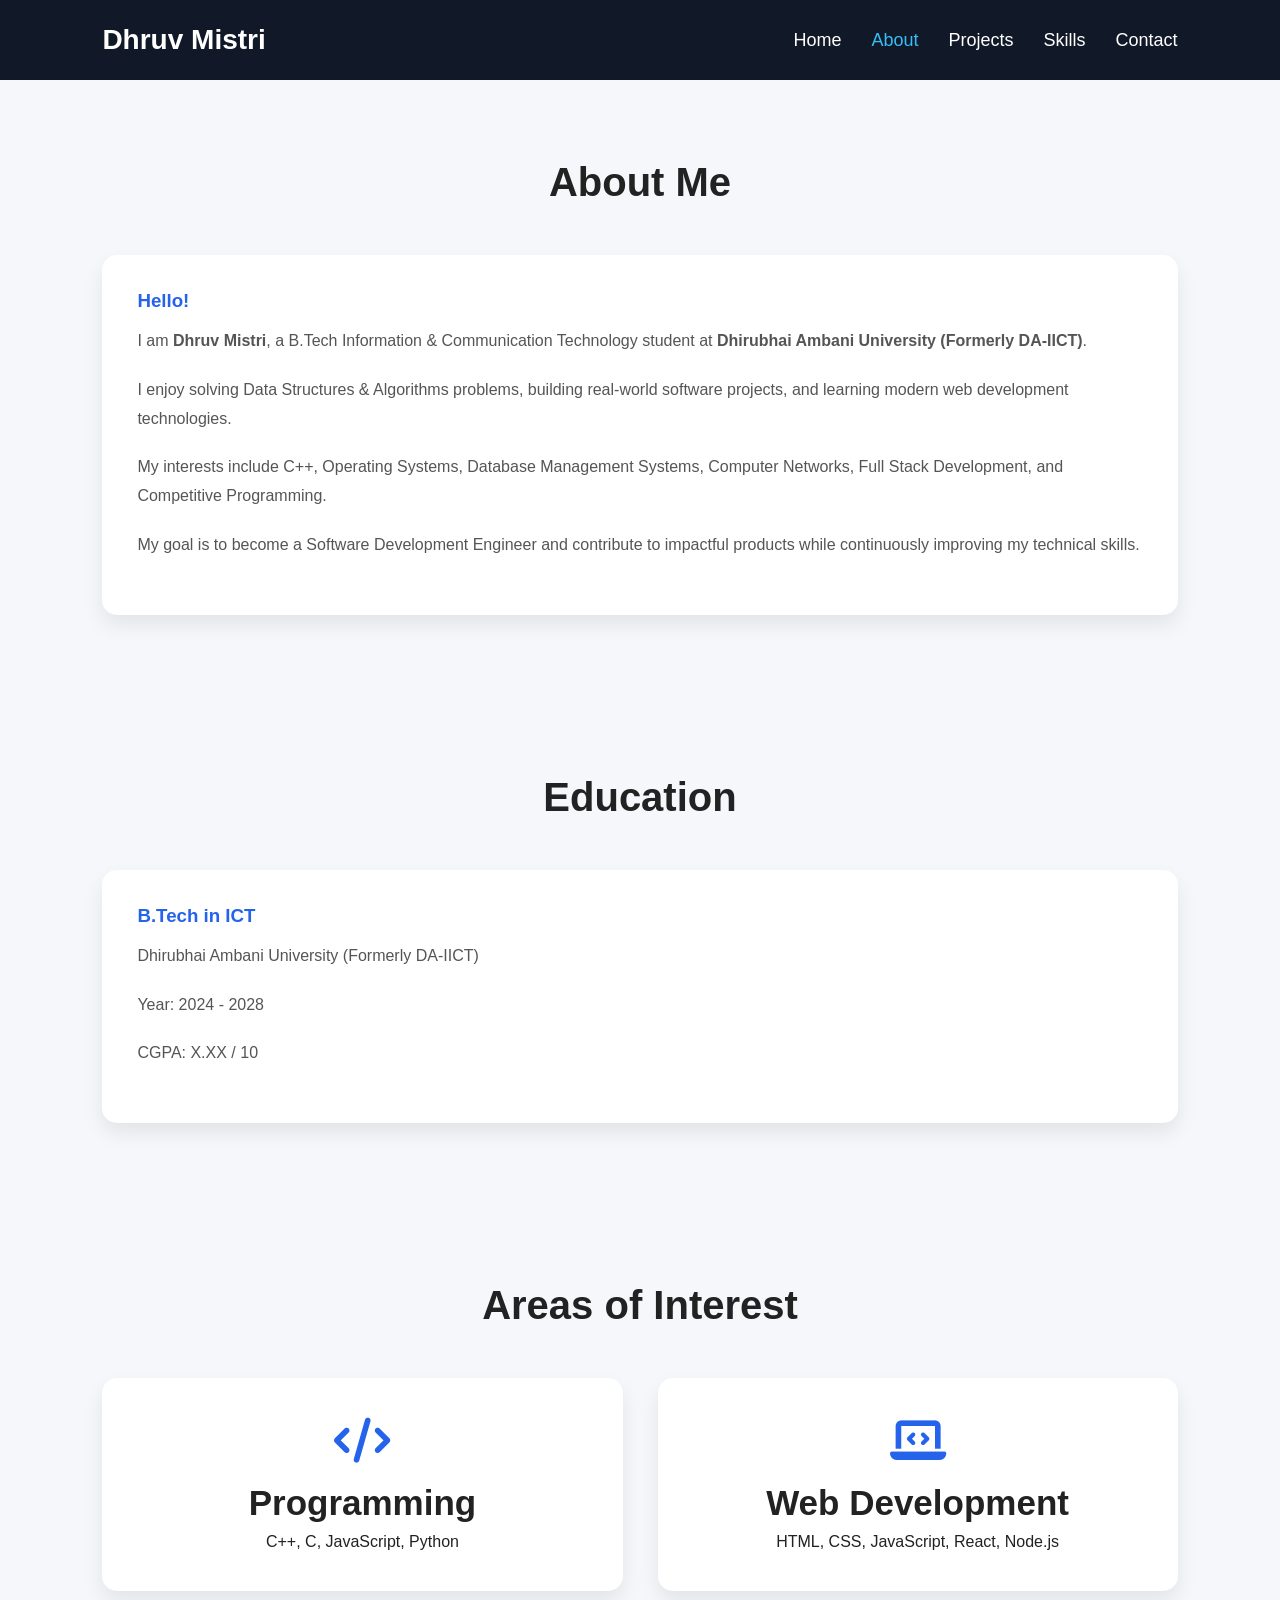
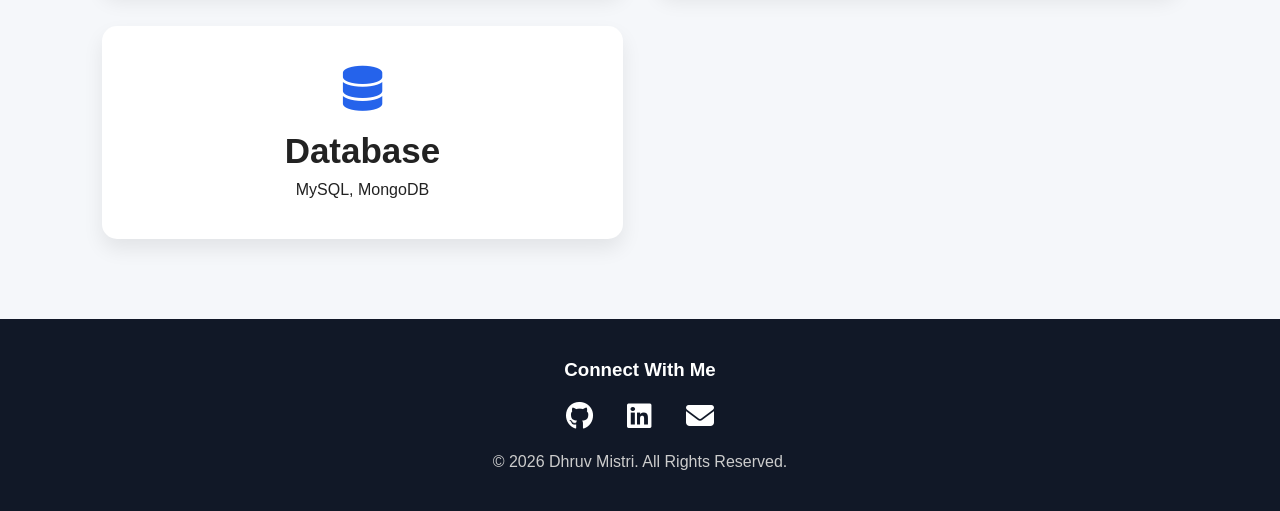
<file: about.html>
<!DOCTYPE html>
<html lang="en">

<head>

    <meta charset="UTF-8">

    <meta name="viewport" content="width=device-width, initial-scale=1.0">

    <title>About | Dhruv Mistri</title>

    <link rel="stylesheet" href="style.css">

    <link rel="stylesheet" href="responsive.css">

    <link rel="stylesheet"
        href="https://cdnjs.cloudflare.com/ajax/libs/font-awesome/6.5.1/css/all.min.css">

</head>

<body>

    <!-- Navigation -->

    <nav>

        <div class="logo">
            Dhruv Mistri
        </div>

        <ul>

            <li><a href="index.html">Home</a></li>

            <li><a href="about.html" class="active">About</a></li>

            <li><a href="projects.html">Projects</a></li>

            <li><a href="skills.html">Skills</a></li>

            <li><a href="contact.html">Contact</a></li>

        </ul>

    </nav>

    <!-- About Section -->

    <section class="featured">

        <h2>About Me</h2>

        <div class="project-card">

            <h3>Hello!</h3>

            <p>

                I am <strong>Dhruv Mistri</strong>, a B.Tech Information &
                Communication Technology student at
                <strong>Dhirubhai Ambani University (Formerly DA-IICT)</strong>.

            </p>

            <p>

                I enjoy solving Data Structures & Algorithms problems,
                building real-world software projects, and learning modern
                web development technologies.

            </p>

            <p>

                My interests include C++, Operating Systems, Database
                Management Systems, Computer Networks, Full Stack
                Development, and Competitive Programming.

            </p>

            <p>

                My goal is to become a Software Development Engineer and
                contribute to impactful products while continuously improving
                my technical skills.

            </p>

        </div>

    </section>

    <!-- Education -->

    <section class="featured">

        <h2>Education</h2>

        <div class="project-card">

            <h3>B.Tech in ICT</h3>

            <p>

                Dhirubhai Ambani University (Formerly DA-IICT)

            </p>

            <p>

                Year: 2024 - 2028

            </p>

            <p>

                CGPA: X.XX / 10

            </p>

        </div>

    </section>

    <!-- Interests -->

    <section class="featured">

        <h2>Areas of Interest</h2>

        <div class="project-container">

            <div class="card">

                <i class="fas fa-code"></i>

                <h3>Programming</h3>

                <p>C++, C, JavaScript, Python</p>

            </div>

            <div class="card">

                <i class="fas fa-laptop-code"></i>

                <h3>Web Development</h3>

                <p>HTML, CSS, JavaScript, React, Node.js</p>

            </div>

            <div class="card">

                <i class="fas fa-database"></i>

                <h3>Database</h3>

                <p>MySQL, MongoDB</p>

            </div>

        </div>

    </section>

    <!-- Footer -->

    <footer>

        <h3>Connect With Me</h3>

        <div class="social">

            <a href="#"><i class="fab fa-github"></i></a>

            <a href="#"><i class="fab fa-linkedin"></i></a>

            <a href="#"><i class="fas fa-envelope"></i></a>

        </div>

        <p>

            © 2026 Dhruv Mistri. All Rights Reserved.

        </p>

    </footer>

    <script src="script.js"></script>

</body>

</html>
</file>
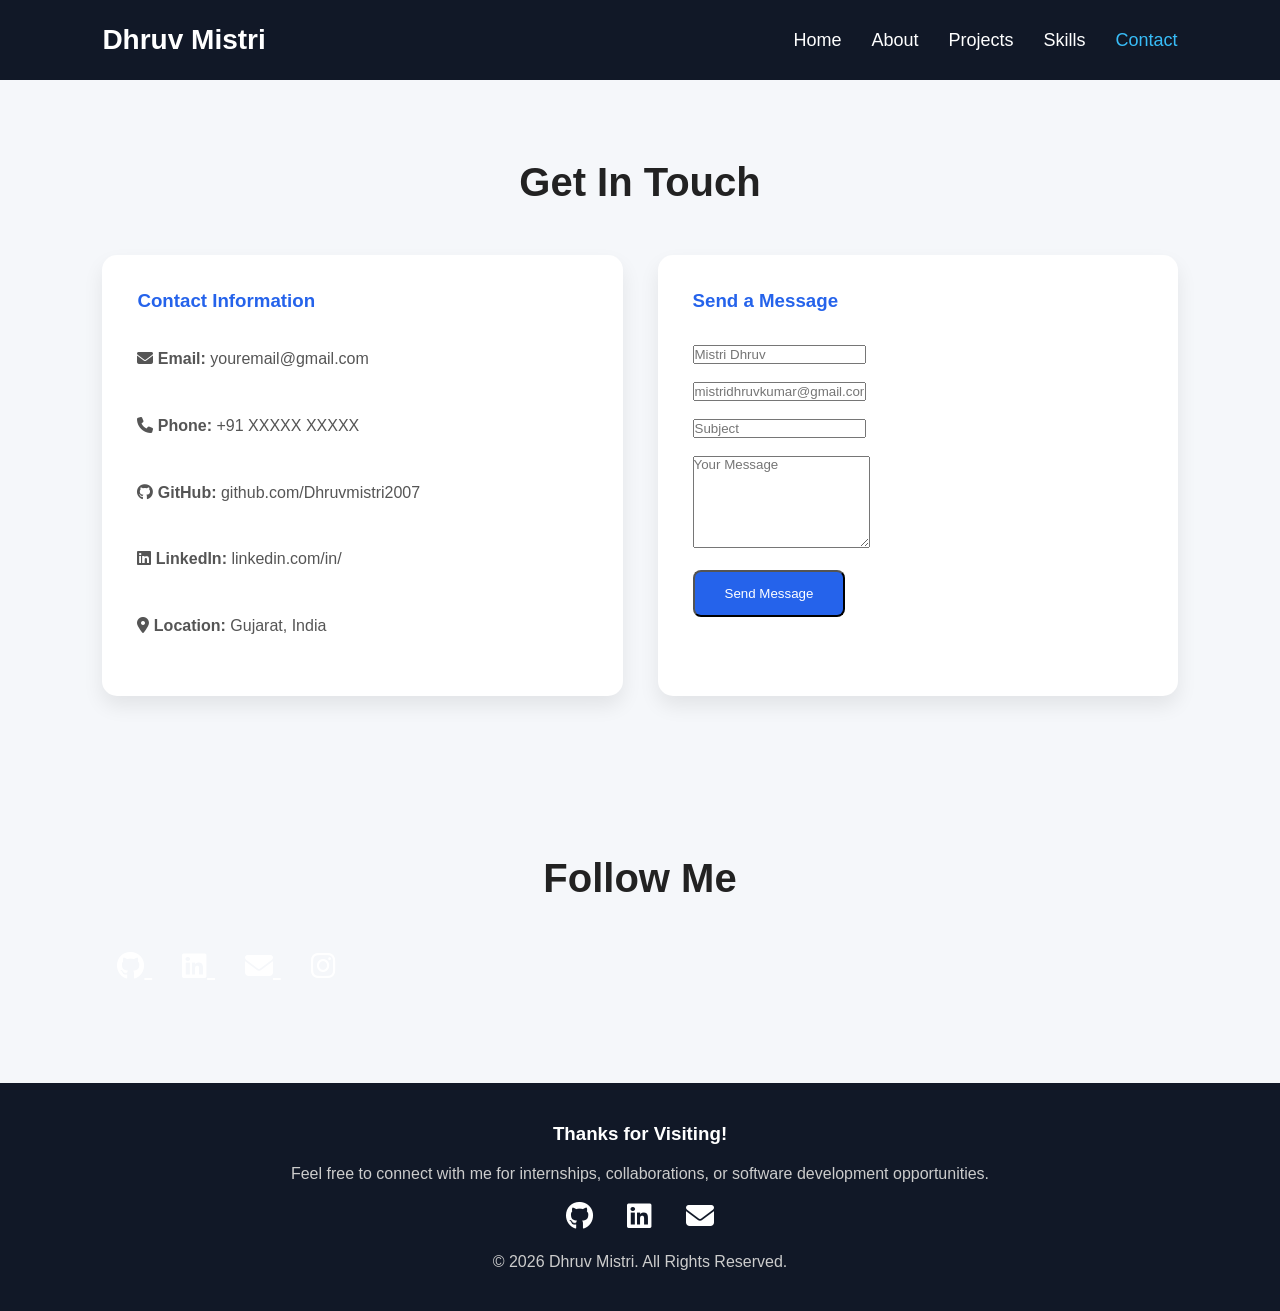
<file: contact.html>
<!DOCTYPE html>
<html lang="en">

<head>

    <meta charset="UTF-8">

    <meta name="viewport" content="width=device-width, initial-scale=1.0">

    <title>Contact | Dhruv Mistri</title>

    <link rel="stylesheet" href="style.css">

    <link rel="stylesheet" href="responsive.css">

    <link rel="stylesheet"
        href="https://cdnjs.cloudflare.com/ajax/libs/font-awesome/6.5.1/css/all.min.css">

</head>

<body>

    <!-- Navigation -->

    <nav>

        <div class="logo">
            Dhruv Mistri
        </div>

        <ul>

            <li><a href="index.html">Home</a></li>

            <li><a href="about.html">About</a></li>

            <li><a href="projects.html">Projects</a></li>

            <li><a href="skills.html">Skills</a></li>

            <li><a href="contact.html" class="active">Contact</a></li>

        </ul>

    </nav>

    <!-- Contact Section -->

    <section class="featured">

        <h2>Get In Touch</h2>

        <div class="project-container">

            <!-- Contact Information -->

            <div class="project-card">

                <h3>Contact Information</h3>

                <br>

                <p>
                    <i class="fas fa-envelope"></i>
                    <strong>Email:</strong>
                    youremail@gmail.com
                </p>

                <br>

                <p>
                    <i class="fas fa-phone"></i>
                    <strong>Phone:</strong>
                    +91 XXXXX XXXXX
                </p>

                <br>

                <p>
                    <i class="fab fa-github"></i>
                    <strong>GitHub:</strong>
                    github.com/Dhruvmistri2007
                </p>

                <br>

                <p>
                    <i class="fab fa-linkedin"></i>
                    <strong>LinkedIn:</strong>
                    linkedin.com/in/
                </p>

                <br>

                <p>
                    <i class="fas fa-location-dot"></i>
                    <strong>Location:</strong>
                    Gujarat, India
                </p>

            </div>

            <!-- Contact Form -->

            <div class="project-card">

                <h3>Send a Message</h3>

                <br>

                <form>

                    <input type="text"
                        placeholder="Mistri Dhruv"
                        required>

                    <br><br>

                    <input type="email"
                        placeholder="mistridhruvkumar@gmail.com"
                        required>

                    <br><br>

                    <input type="text"
                        placeholder="Subject"
                        required>

                    <br><br>

                    <textarea
                        rows="6"
                        placeholder="Your Message"
                        required></textarea>

                    <br><br>

                    <button
                        class="btn"
                        type="submit">

                        Send Message

                    </button>

                </form>

            </div>

        </div>

    </section>

    <!-- Social Links -->

    <section class="featured">

        <h2>Follow Me</h2>

        <div class="social">

            <a href="https://github.com/Dhruvmistri2007">

                <i class="fab fa-github"></i>

            </a>

            <a href="https://linkedin.com/in/yourprofile">

                <i class="fab fa-linkedin"></i>

            </a>

            <a href="mailto: mistridhruvkumar@gmail.com">

                <i class="fas fa-envelope"></i>

            </a>

            <a href="#">

                <i class="fab fa-instagram"></i>

            </a>

        </div>

    </section>

    <!-- Footer -->

    <footer>

        <h3>Thanks for Visiting!</h3>

        <p>

            Feel free to connect with me for internships,
            collaborations, or software development opportunities.

        </p>

        <br>

        <div class="social">

            <a href="#"><i class="fab fa-github"></i></a>

            <a href="#"><i class="fab fa-linkedin"></i></a>

            <a href="#"><i class="fas fa-envelope"></i></a>

        </div>

        <p>

            © 2026 Dhruv Mistri. All Rights Reserved.

        </p>

    </footer>

    <script src="script.js"></script>

</body>

</html>
</file>
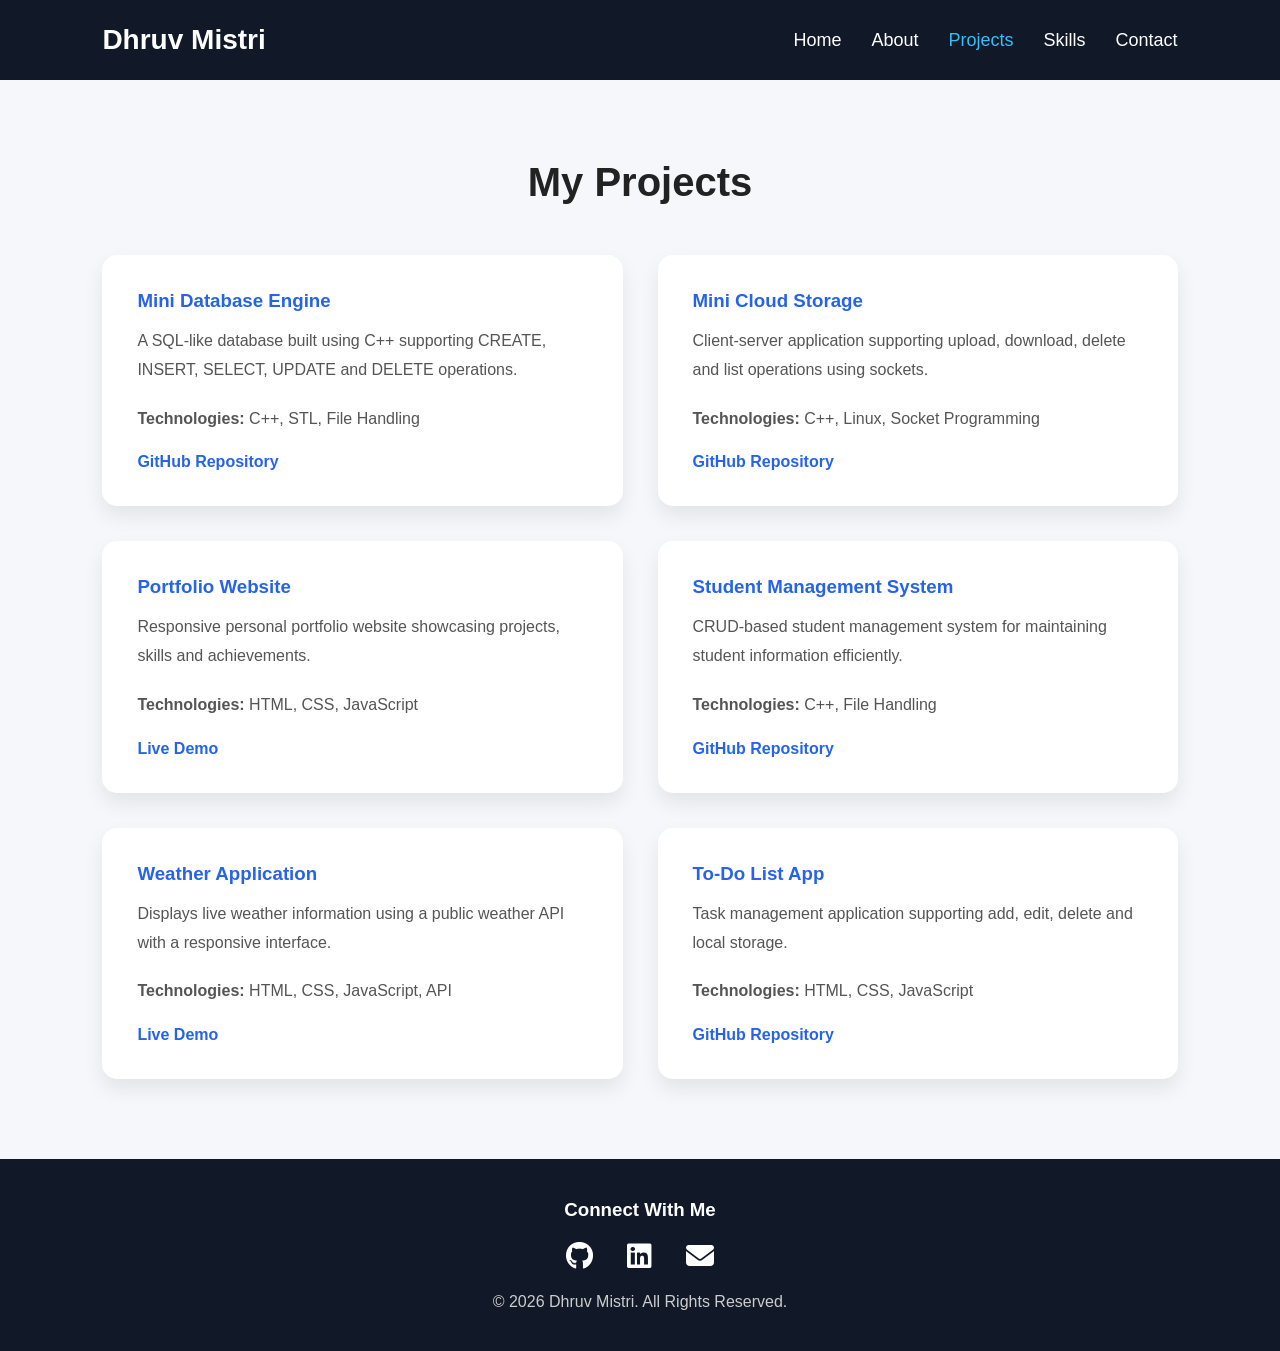
<file: projects.html>
<!DOCTYPE html>
<html lang="en">

<head>

    <meta charset="UTF-8">

    <meta name="viewport" content="width=device-width, initial-scale=1.0">

    <title>Projects | Dhruv Mistri</title>

    <link rel="stylesheet" href="style.css">

    <link rel="stylesheet" href="responsive.css">

    <link rel="stylesheet"
        href="https://cdnjs.cloudflare.com/ajax/libs/font-awesome/6.5.1/css/all.min.css">

</head>

<body>

    <!-- Navigation -->

    <nav>

        <div class="logo">
            Dhruv Mistri
        </div>

        <ul>

            <li><a href="index.html">Home</a></li>

            <li><a href="about.html">About</a></li>

            <li><a href="projects.html" class="active">Projects</a></li>

            <li><a href="skills.html">Skills</a></li>

            <li><a href="contact.html">Contact</a></li>

        </ul>

    </nav>

    <!-- Projects -->

    <section class="featured">

        <h2>My Projects</h2>

        <div class="project-container">

            <!-- Project 1 -->

            <div class="project-card">

                <h3>Mini Database Engine</h3>

                <p>

                    A SQL-like database built using C++ supporting
                    CREATE, INSERT, SELECT, UPDATE and DELETE operations.

                </p>

                <p>

                    <strong>Technologies:</strong>
                    C++, STL, File Handling

                </p>

                <a href="#">
                    GitHub Repository
                </a>

            </div>

            <!-- Project 2 -->

            <div class="project-card">

                <h3>Mini Cloud Storage</h3>

                <p>

                    Client-server application supporting upload,
                    download, delete and list operations using sockets.

                </p>

                <p>

                    <strong>Technologies:</strong>
                    C++, Linux, Socket Programming

                </p>

                <a href="#">
                    GitHub Repository
                </a>

            </div>

            <!-- Project 3 -->

            <div class="project-card">

                <h3>Portfolio Website</h3>

                <p>

                    Responsive personal portfolio website showcasing
                    projects, skills and achievements.

                </p>

                <p>

                    <strong>Technologies:</strong>

                    HTML, CSS, JavaScript

                </p>

                <a href="#">
                    Live Demo
                </a>

            </div>

            <!-- Project 4 -->

            <div class="project-card">

                <h3>Student Management System</h3>

                <p>

                    CRUD-based student management system for maintaining
                    student information efficiently.

                </p>

                <p>

                    <strong>Technologies:</strong>

                    C++, File Handling

                </p>

                <a href="#">
                    GitHub Repository
                </a>

            </div>

            <!-- Project 5 -->

            <div class="project-card">

                <h3>Weather Application</h3>

                <p>

                    Displays live weather information using a public
                    weather API with a responsive interface.

                </p>

                <p>

                    <strong>Technologies:</strong>

                    HTML, CSS, JavaScript, API

                </p>

                <a href="#">
                    Live Demo
                </a>

            </div>

            <!-- Project 6 -->

            <div class="project-card">

                <h3>To-Do List App</h3>

                <p>

                    Task management application supporting add,
                    edit, delete and local storage.

                </p>

                <p>

                    <strong>Technologies:</strong>

                    HTML, CSS, JavaScript

                </p>

                <a href="#">
                    GitHub Repository
                </a>

            </div>

        </div>

    </section>

    <!-- Footer -->

    <footer>

        <h3>Connect With Me</h3>

        <div class="social">

            <a href="#"><i class="fab fa-github"></i></a>

            <a href="#"><i class="fab fa-linkedin"></i></a>

            <a href="#"><i class="fas fa-envelope"></i></a>

        </div>

        <p>

            © 2026 Dhruv Mistri. All Rights Reserved.

        </p>

    </footer>

    <script src="script.js"></script>

</body>

</html>
</file>
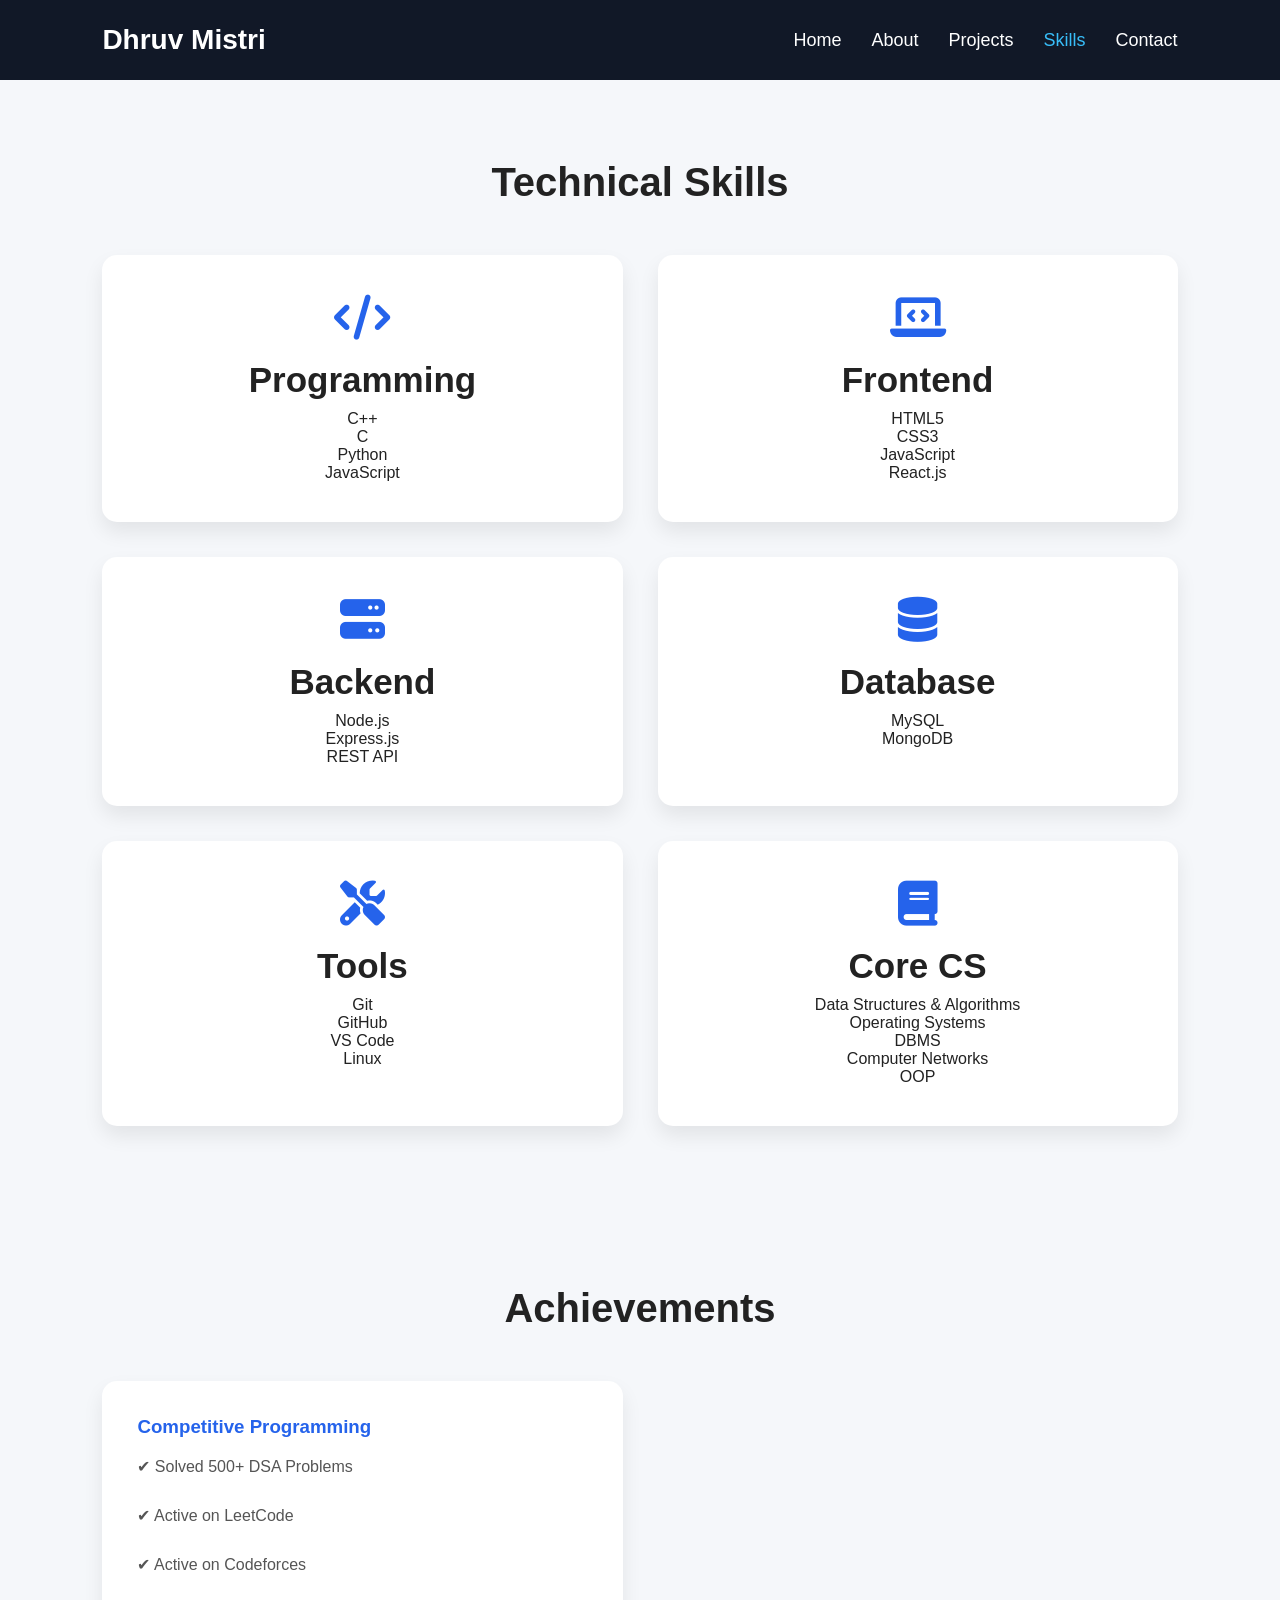
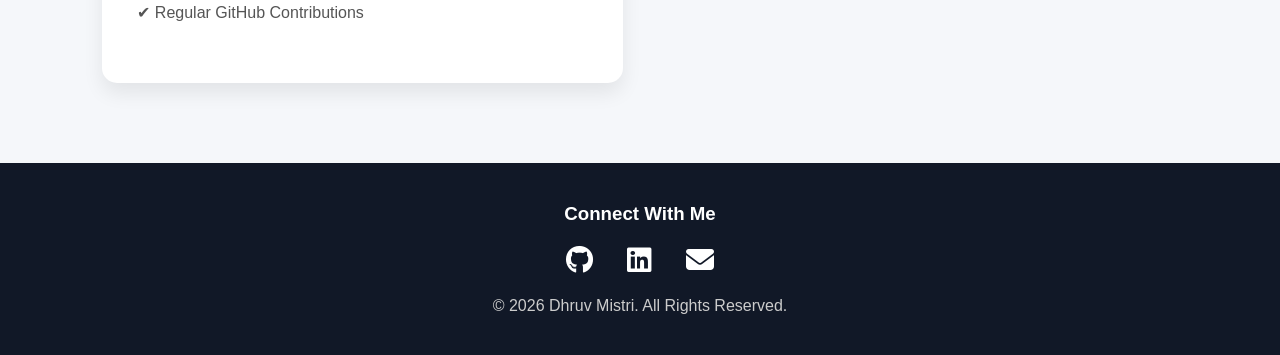
<file: skills.html>
<!DOCTYPE html>
<html lang="en">

<head>

    <meta charset="UTF-8">

    <meta name="viewport" content="width=device-width, initial-scale=1.0">

    <title>Skills | Dhruv Mistri</title>

    <link rel="stylesheet" href="style.css">

    <link rel="stylesheet" href="responsive.css">

    <link rel="stylesheet"
        href="https://cdnjs.cloudflare.com/ajax/libs/font-awesome/6.5.1/css/all.min.css">

</head>

<body>

    <!-- Navigation -->

    <nav>

        <div class="logo">
            Dhruv Mistri
        </div>

        <ul>

            <li><a href="index.html">Home</a></li>

            <li><a href="about.html">About</a></li>

            <li><a href="projects.html">Projects</a></li>

            <li><a href="skills.html" class="active">Skills</a></li>

            <li><a href="contact.html">Contact</a></li>

        </ul>

    </nav>

    <!-- Skills Section -->

    <section class="featured">

        <h2>Technical Skills</h2>

        <div class="project-container">

            <!-- Programming Languages -->

            <div class="card">

                <i class="fas fa-code"></i>

                <h3>Programming</h3>

                <p>C++</p>

                <p>C</p>

                <p>Python</p>

                <p>JavaScript</p>

            </div>

            <!-- Frontend -->

            <div class="card">

                <i class="fas fa-laptop-code"></i>

                <h3>Frontend</h3>

                <p>HTML5</p>

                <p>CSS3</p>

                <p>JavaScript</p>

                <p>React.js</p>

            </div>

            <!-- Backend -->

            <div class="card">

                <i class="fas fa-server"></i>

                <h3>Backend</h3>

                <p>Node.js</p>

                <p>Express.js</p>

                <p>REST API</p>

            </div>

            <!-- Database -->

            <div class="card">

                <i class="fas fa-database"></i>

                <h3>Database</h3>

                <p>MySQL</p>

                <p>MongoDB</p>

            </div>

            <!-- Tools -->

            <div class="card">

                <i class="fas fa-tools"></i>

                <h3>Tools</h3>

                <p>Git</p>

                <p>GitHub</p>

                <p>VS Code</p>

                <p>Linux</p>

            </div>

            <!-- Core Subjects -->

            <div class="card">

                <i class="fas fa-book"></i>

                <h3>Core CS</h3>

                <p>Data Structures & Algorithms</p>

                <p>Operating Systems</p>

                <p>DBMS</p>

                <p>Computer Networks</p>

                <p>OOP</p>

            </div>

        </div>

    </section>

    <!-- Achievements -->

    <section class="featured">

        <h2>Achievements</h2>

        <div class="project-container">

            <div class="project-card">

                <h3>Competitive Programming</h3>

                <p>

                    ✔ Solved 500+ DSA Problems

                </p>

                <p>

                    ✔ Active on LeetCode

                </p>

                <p>

                    ✔ Active on Codeforces

                </p>

                <p>

                    ✔ Regular GitHub Contributions

                </p>

            </div>

        </div>

    </section>

    <!-- Footer -->

    <footer>

        <h3>Connect With Me</h3>

        <div class="social">

            <a href="#"><i class="fab fa-github"></i></a>

            <a href="#"><i class="fab fa-linkedin"></i></a>

            <a href="#"><i class="fas fa-envelope"></i></a>

        </div>

        <p>

            © 2026 Dhruv Mistri. All Rights Reserved.

        </p>

    </footer>

    <script src="script.js"></script>

</body>

</html>
</file>
<file: style.css>
*{
    margin:0;
    padding:0;
    box-sizing:border-box;
    font-family:'Poppins',sans-serif;
}

html{
    scroll-behavior:smooth;
}

body{
    background:#f5f7fa;
    color:#222;
}

/* Navigation */

nav{
    width:100%;
    height:80px;
    background:#111827;
    display:flex;
    justify-content:space-between;
    align-items:center;
    padding:0 8%;
    position:sticky;
    top:0;
    z-index:1000;
}

.logo{
    color:#fff;
    font-size:28px;
    font-weight:bold;
}

nav ul{
    display:flex;
    list-style:none;
}

nav ul li{
    margin-left:30px;
}

nav ul li a{
    text-decoration:none;
    color:white;
    font-size:18px;
    transition:.3s;
}

nav ul li a:hover,
nav ul li a.active{
    color:#38bdf8;
}

/* Hero */

.hero{
    display:flex;
    justify-content:space-between;
    align-items:center;
    min-height:90vh;
    padding:70px 8%;
}

.hero-left{
    width:55%;
}

.hero-left h1{
    font-size:32px;
    margin-bottom:10px;
}

.hero-left h2{
    font-size:55px;
    color:#2563eb;
}

.hero-left h3{
    font-size:28px;
    margin:15px 0;
    color:#444;
}

.hero-left p{
    line-height:1.8;
    margin-bottom:30px;
    color:#555;
    font-size:18px;
}

.buttons{
    display:flex;
    gap:20px;
}

.btn{
    padding:14px 30px;
    background:#2563eb;
    color:white;
    text-decoration:none;
    border-radius:8px;
    transition:.3s;
}

.btn:hover{
    background:#1d4ed8;
}

.btn2{
    padding:14px 30px;
    border:2px solid #2563eb;
    color:#2563eb;
    border-radius:8px;
    text-decoration:none;
    transition:.3s;
}

.btn2:hover{
    background:#2563eb;
    color:white;
}

/* Profile Image */

.hero-right{
    width:40%;
    text-align:center;
}

.hero-right img{
    width:350px;
    height:350px;
    object-fit:cover;
    border-radius:50%;
    border:8px solid white;
    box-shadow:0 15px 40px rgba(0,0,0,.2);
}

/* Highlights */

.highlights{
    display:grid;
    grid-template-columns:repeat(3,1fr);
    gap:30px;
    padding:80px 8%;
}

.card{
    background:white;
    padding:40px;
    text-align:center;
    border-radius:15px;
    transition:.4s;
    box-shadow:0 10px 20px rgba(0,0,0,.08);
}

.card:hover{
    transform:translateY(-10px);
}

.card i{
    font-size:45px;
    color:#2563eb;
    margin-bottom:20px;
}

.card h3{
    font-size:35px;
    margin-bottom:10px;
}

/* Featured Projects */

.featured{
    padding:80px 8%;
}

.featured h2{
    text-align:center;
    font-size:40px;
    margin-bottom:50px;
}

.project-container{
    display:grid;
    grid-template-columns:repeat(2,1fr);
    gap:35px;
}

.project-card{
    background:white;
    padding:35px;
    border-radius:15px;
    box-shadow:0 10px 20px rgba(0,0,0,.08);
    transition:.4s;
}

.project-card:hover{
    transform:translateY(-8px);
}

.project-card h3{
    margin-bottom:15px;
    color:#2563eb;
}

.project-card p{
    margin-bottom:20px;
    line-height:1.8;
    color:#555;
}

.project-card a{
    text-decoration:none;
    color:#2563eb;
    font-weight:bold;
}

/* Footer */

footer{
    background:#111827;
    color:white;
    text-align:center;
    padding:40px 20px;
}

footer h3{
    margin-bottom:20px;
}

.social{
    margin-bottom:20px;
}

.social a{
    color:white;
    font-size:28px;
    margin:0 15px;
    transition:.3s;
}

.social a:hover{
    color:#38bdf8;
}

footer p{
    margin-top:15px;
    color:#ccc;
}
</file>
<file: responsive.css>
/* ===========================
   Responsive Design
=========================== */

/* Large Tablets */

@media (max-width: 992px){

    nav{
        flex-direction: column;
        height: auto;
        padding: 20px;
    }

    nav ul{
        margin-top: 20px;
        flex-wrap: wrap;
        justify-content: center;
    }

    nav ul li{
        margin: 10px 15px;
    }

    .hero{
        flex-direction: column-reverse;
        text-align: center;
        padding: 60px 6%;
    }

    .hero-left,
    .hero-right{
        width: 100%;
    }

    .hero-right{
        margin-bottom: 40px;
    }

    .hero-right img{
        width: 300px;
        height: 300px;
    }

    .buttons{
        justify-content: center;
    }

    .highlights{
        grid-template-columns: repeat(2,1fr);
    }

    .project-container{
        grid-template-columns: 1fr;
    }

}


/* Mobile */

@media (max-width:768px){

    .logo{
        font-size:24px;
    }

    nav ul{
        flex-direction: column;
        align-items:center;
    }

    nav ul li{
        margin:12px 0;
    }

    .hero{
        min-height:auto;
        padding:50px 25px;
    }

    .hero-left h1{
        font-size:24px;
    }

    .hero-left h2{
        font-size:42px;
    }

    .hero-left h3{
        font-size:22px;
    }

    .hero-left p{
        font-size:16px;
    }

    .hero-right img{
        width:250px;
        height:250px;
    }

    .buttons{
        flex-direction:column;
        align-items:center;
        gap:15px;
    }

    .btn,
    .btn2{
        width:220px;
        text-align:center;
    }

    .highlights{
        grid-template-columns:1fr;
        padding:60px 25px;
    }

    .featured{
        padding:60px 25px;
    }

    .featured h2{
        font-size:32px;
    }

    .card{
        padding:30px;
    }

    .project-card{
        padding:25px;
    }

}


/* Small Phones */

@media (max-width:480px){

    nav{
        padding:15px;
    }

    .logo{
        font-size:20px;
    }

    .hero-left h2{
        font-size:34px;
    }

    .hero-left h3{
        font-size:20px;
    }

    .hero-right img{
        width:200px;
        height:200px;
    }

    .featured h2{
        font-size:28px;
    }

    .card i{
        font-size:36px;
    }

    .card h3{
        font-size:28px;
    }

    footer{
        padding:30px 15px;
    }

    .social a{
        font-size:24px;
        margin:0 10px;
    }

}
</file>
